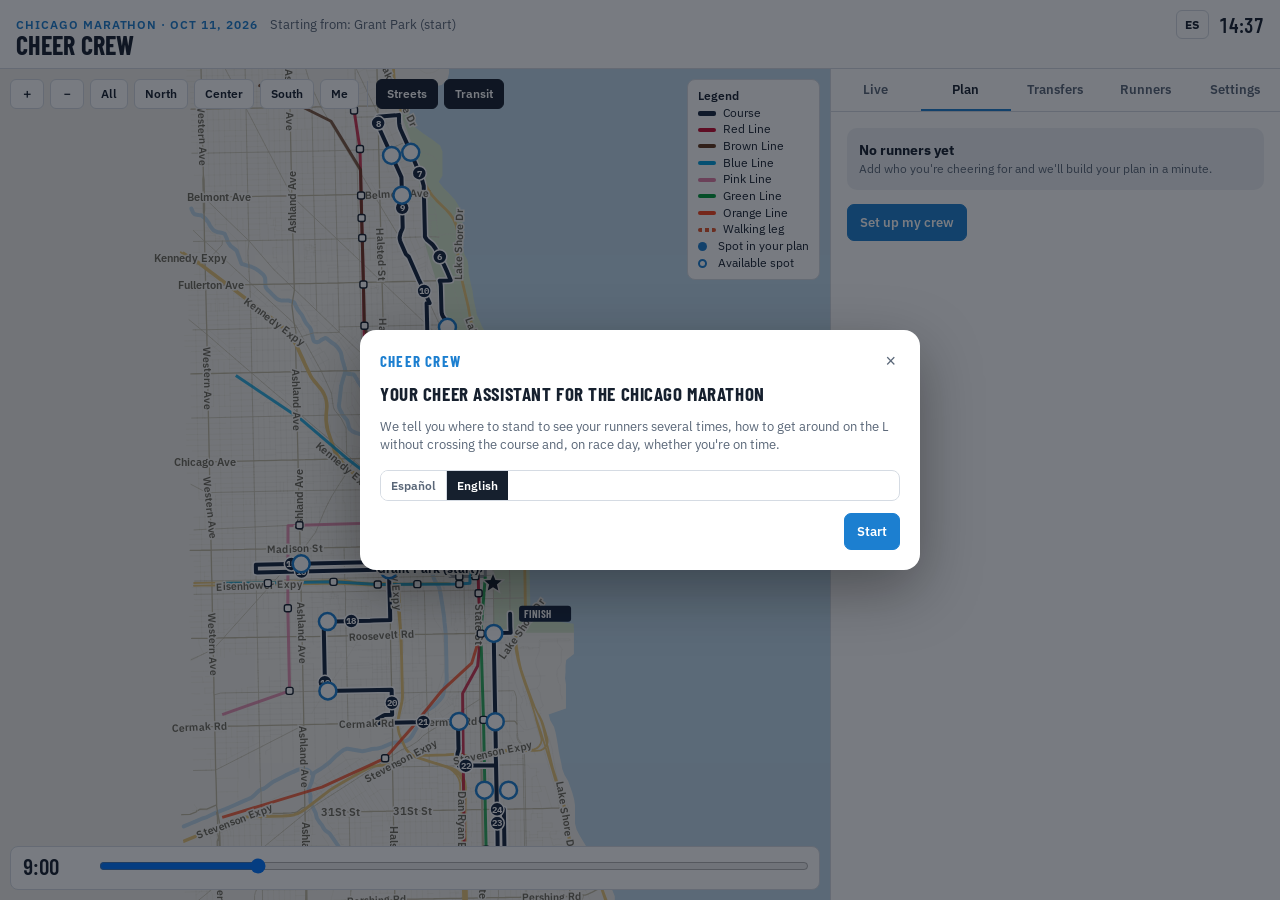
<file: index.html>
<!doctype html>
<html lang="es">
<head>
<meta charset="utf-8">
<meta name="viewport" content="width=device-width, initial-scale=1, viewport-fit=cover">
<title>Cheer Crew · Chicago Marathon</title>
<meta name="description" content="Cheer Crew: your spectator assistant for the 2026 Chicago Marathon — where to cheer, how to get around by CTA, and whether you are on time.">
<meta name="theme-color" content="#16263F">
<link rel="manifest" href="manifest.webmanifest">
<link rel="icon" href="icons/icon-192.png">
<link rel="apple-touch-icon" href="icons/icon-192.png">
<meta name="apple-mobile-web-app-capable" content="yes">
<meta name="apple-mobile-web-app-status-bar-style" content="black-translucent">
<meta name="apple-mobile-web-app-title" content="Cheer Crew">
<link rel="preconnect" href="https://fonts.googleapis.com">
<link rel="stylesheet" href="https://fonts.googleapis.com/css2?family=Barlow+Condensed:wght@600;700&family=IBM+Plex+Sans:wght@400;500;600&family=IBM+Plex+Mono:wght@500&display=swap">
<link rel="stylesheet" href="css/app.css">
</head>
<body>
<div class="app" id="app">
<header>
  <div>
    <div class="race" data-i18n="Maratón de Chicago · 11 oct 2026">Maratón de Chicago · 11 oct 2026</div>
    <h1>Cheer Crew</h1>
  </div>
  <span class="sub" id="startLabel"></span>
  <div class="hright"><button class="langbtn" id="langBtn" aria-label="Language">EN</button><div class="clock" id="clock"></div></div>
</header>
<div class="main">
  <div class="mapwrap" id="mapwrap">
    <svg id="map" role="img" data-i18n-aria="Mapa de calles con la ruta del maratón, estaciones del metro, tus puntos y corredores" aria-label="map"></svg>
    <div class="ctrl">
      <button id="zin" data-i18n-aria="Acercar" aria-label="+">＋</button>
      <button id="zout" data-i18n-aria="Alejar" aria-label="-">－</button>
      <button data-view="all" data-i18n="Todo">Todo</button>
      <button data-view="north" data-i18n="Norte">Norte</button>
      <button data-view="center" data-i18n="Centro">Centro</button>
      <button data-view="south" data-i18n="Sur">Sur</button>
      <button id="vMe" data-i18n="Yo">Yo</button>
      <span class="sep"></span>
      <button id="tgStreets" aria-pressed="true" data-i18n="Calles">Calles</button>
      <button id="tgCTA" aria-pressed="true" data-i18n="Metro">Metro</button>
    </div>
    <div class="pickbar" id="pickbar" hidden><span id="picktext">Toca el mapa</span><button class="btn sm" id="pickcancel" data-i18n="Cancelar">Cancelar</button></div>
    <div class="hlbar" id="hlbar" hidden><span id="hltext"></span><button class="btn sm" id="hlclear" data-i18n="Quitar ruta">Quitar ruta</button></div>
    <details class="legend" id="legend">
      <summary data-i18n="Simbología">Simbología</summary>
      <div class="lg"><i style="background:var(--course);height:5px"></i><span data-i18n="Recorrido">Recorrido</span></div>
      <div class="lg"><i style="background:#C60C30"></i><span data-i18n="Línea Roja">Línea Roja</span></div>
      <div class="lg"><i style="background:#62361B"></i><span data-i18n="Línea Café">Línea Café</span></div>
      <div class="lg"><i style="background:#00A1DE"></i><span data-i18n="Línea Azul">Línea Azul</span></div>
      <div class="lg"><i style="background:#E27EA6"></i><span data-i18n="Línea Rosa">Línea Rosa</span></div>
      <div class="lg"><i style="background:#009B3A"></i><span data-i18n="Línea Verde">Línea Verde</span></div>
      <div class="lg"><i style="background:#F9461C"></i><span data-i18n="Línea Naranja">Línea Naranja</span></div>
      <div class="lg"><i style="background:repeating-linear-gradient(90deg,var(--hl) 0 4px,transparent 4px 7px)"></i><span data-i18n="Traslado a pie">Traslado a pie</span></div>
      <div class="lg"><span class="dot" style="background:var(--accent)"></span><span data-i18n="Punto de tu plan">Punto de tu plan</span></div>
      <div class="lg"><span class="dot" style="background:var(--pin);border:2px solid var(--accent)"></span><span data-i18n="Punto disponible">Punto disponible</span></div>
    </details>
    <div class="scrub" id="scrubbox">
      <div class="t" id="scrubT">9:00</div>
      <input type="range" id="scrub" min="440" max="900" step="1" value="540" data-i18n-aria="Hora para ver dónde van los corredores" aria-label="time">
      <div class="where" id="scrubW"></div>
    </div>
  </div>
  <div class="panel" id="panel">
    <div class="tabs" role="tablist">
      <button role="tab" id="tab-live" aria-selected="false" data-i18n="En vivo">En vivo</button>
      <button role="tab" id="tab-plan" aria-selected="true" data-i18n="Plan">Plan</button>
      <button role="tab" id="tab-tr" aria-selected="false" data-i18n="Traslados">Traslados</button>
      <button role="tab" id="tab-run" aria-selected="false" data-i18n="Corredores">Corredores</button>
      <button role="tab" id="tab-set" aria-selected="false" data-i18n="Ajustes">Ajustes</button>
    </div>
    <section class="sec" id="pane-live" hidden></section>
    <section class="sec" id="pane-plan"></section>
    <section class="sec" id="pane-tr" hidden></section>
    <section class="sec" id="pane-run" hidden></section>
    <section class="sec" id="pane-set" hidden></section>
  </div>
</div>
</div>
<div class="toasts" id="toasts" aria-live="polite"></div>
<div class="sheet" id="sheet" hidden></div>
<div class="alarm" id="alarm" hidden></div>
<noscript>Esta app necesita JavaScript.</noscript>
<script type="module" src="js/main.js"></script>
</body>
</html>
</file>
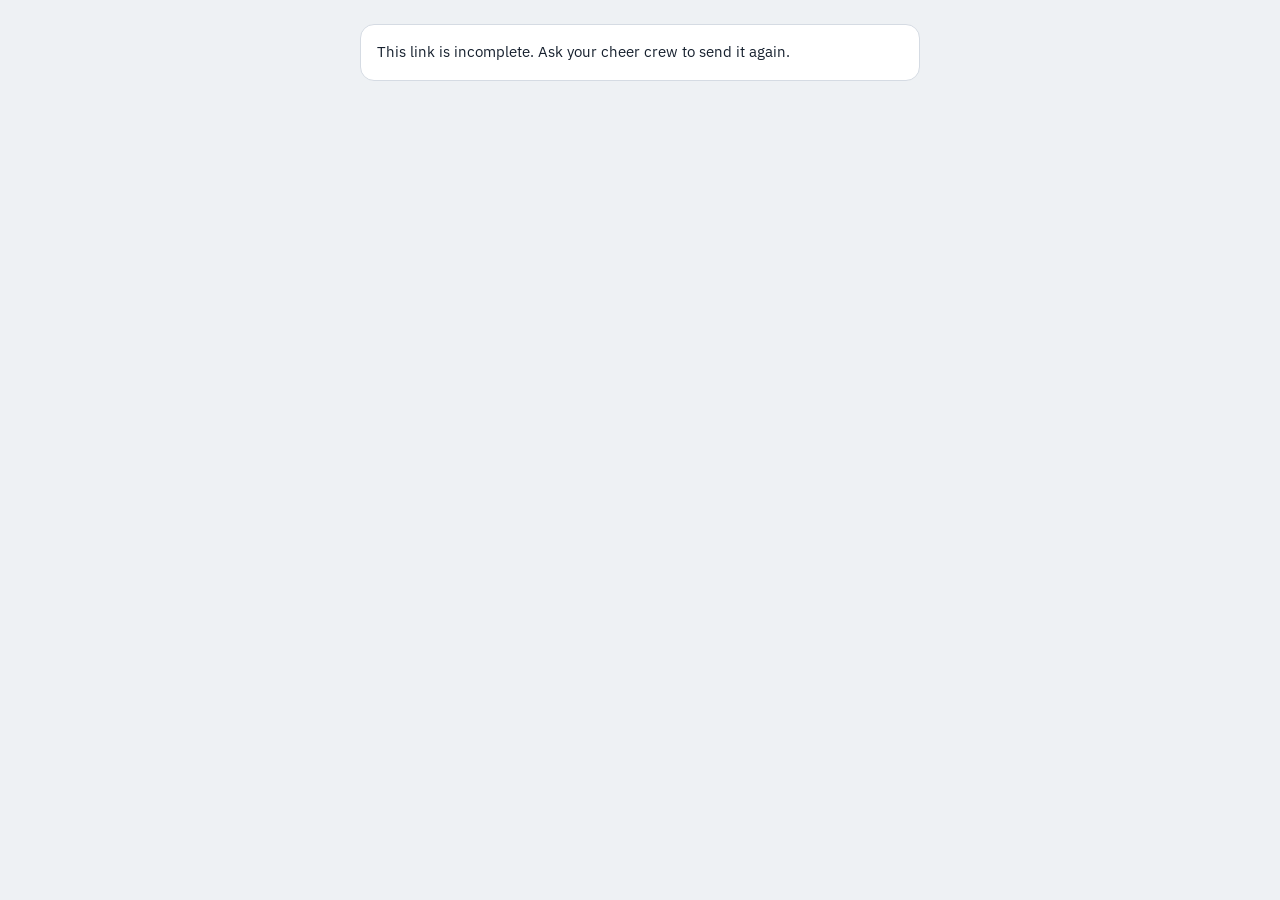
<file: runner.html>
<!doctype html>
<html lang="es">
<head>
<meta charset="utf-8">
<meta name="viewport" content="width=device-width, initial-scale=1, viewport-fit=cover">
<title>Cheer Crew · Runner</title>
<meta name="robots" content="noindex">
<meta name="theme-color" content="#16263F">
<link rel="icon" href="icons/icon-192.png">
<link rel="preconnect" href="https://fonts.googleapis.com">
<link rel="stylesheet" href="https://fonts.googleapis.com/css2?family=Barlow+Condensed:wght@600;700&family=IBM+Plex+Sans:wght@400;500;600&family=IBM+Plex+Mono:wght@500&display=swap">
<style>
:root{--bg:#EEF1F4;--panel:#FFFFFF;--fg:#16202E;--muted:#5A6778;--line:#D5DBE3;--accent:#1C7FD0;--accent-ink:#FFFFFF;--ok:#1F8A4C;--ok-bg:#E2F3E8;--warn:#A86A00;--warn-bg:#FBF0D9;--bad:#C0322B;--bad-bg:#FBE3E1;--chip:#EEF1F4;--hero:#16263F;
  --f-display:"Barlow Condensed","Arial Narrow",system-ui,sans-serif;--f-body:"IBM Plex Sans",system-ui,-apple-system,"Segoe UI",sans-serif;--f-mono:"IBM Plex Mono",ui-monospace,Menlo,monospace}
@media (prefers-color-scheme: dark){:root:not([data-theme="light"]){--bg:#0F151E;--panel:#161E2A;--fg:#E6ECF3;--muted:#9AA7B8;--line:#2A3544;--accent:#4BA3EA;--accent-ink:#08121E;--ok:#5CC98A;--ok-bg:#15301F;--warn:#E3AE4A;--warn-bg:#33280F;--bad:#FF7A70;--bad-bg:#3A1A18;--chip:#1F2937;--hero:#0B1320;color-scheme:dark}}
:root[data-theme="dark"]{--bg:#0F151E;--panel:#161E2A;--fg:#E6ECF3;--muted:#9AA7B8;--line:#2A3544;--accent:#4BA3EA;--accent-ink:#08121E;--ok:#5CC98A;--ok-bg:#15301F;--warn:#E3AE4A;--warn-bg:#33280F;--bad:#FF7A70;--bad-bg:#3A1A18;--chip:#1F2937;--hero:#0B1320;color-scheme:dark}
*{box-sizing:border-box}
body{margin:0;background:var(--bg);color:var(--fg);font:15px/1.5 var(--f-body)}
.hero{background:var(--hero);color:#fff;padding:22px 16px 26px;position:relative}
.hero .race{padding-right:56px}
.hero .race{font:600 13px var(--f-body);opacity:.75;letter-spacing:.02em}
.hero h1{font:700 34px/1.05 var(--f-display);margin:6px 0 8px;letter-spacing:.01em}
.hero p{margin:0;opacity:.88;max-width:34em}
main{max-width:560px;margin:0 auto;padding:16px;display:grid;gap:12px}
.card{background:var(--panel);border:1px solid var(--line);border-radius:14px;padding:16px;display:grid;gap:10px}
.card h2{font:700 21px/1.15 var(--f-display);margin:0;display:flex;gap:10px;align-items:center}
.n{flex:none;width:28px;height:28px;border-radius:50%;background:var(--accent);color:var(--accent-ink);display:grid;place-items:center;font:700 16px var(--f-display)}
.card p,.card ul{margin:0}
.card ul{padding-left:20px;display:grid;gap:4px}
.muted{color:var(--muted);font-size:13.5px}
.row{display:flex;gap:8px;flex-wrap:wrap}
.btn{appearance:none;border:1px solid var(--line);background:var(--chip);color:var(--fg);border-radius:10px;padding:12px 16px;font:600 15px var(--f-body);text-decoration:none;display:inline-flex;align-items:center;justify-content:center;gap:8px;cursor:pointer;min-height:48px}
.btn.primary{background:var(--accent);border-color:var(--accent);color:var(--accent-ink)}
.btn.big{width:100%;font-size:17px}
.status{border-radius:10px;padding:12px 14px;font-weight:600;display:flex;gap:10px;align-items:center}
.status.wait{background:var(--warn-bg);color:var(--warn)}.status.ok{background:var(--ok-bg);color:var(--ok)}.status.bad{background:var(--bad-bg);color:var(--bad)}
.dot{width:10px;height:10px;border-radius:50%;background:currentColor;flex:none}
.status.ok .dot{animation:p 1.6s infinite}@keyframes p{50%{opacity:.35}}
@media (prefers-reduced-motion:reduce){.status.ok .dot{animation:none}}
details{border-top:1px solid var(--line);padding-top:10px}
summary{cursor:pointer;font-weight:600}
code,.mono{font:13px var(--f-mono);word-break:break-all}
.copy{display:flex;gap:6px;align-items:center;background:var(--chip);border-radius:8px;padding:8px 10px;margin-top:6px}
.copy code{flex:1}
.copy button{border:0;background:none;color:var(--accent);font:600 13px var(--f-body);cursor:pointer}
.err{max-width:560px;margin:24px auto;padding:16px}
.lang{position:absolute;top:14px;right:16px;background:none;border:1px solid rgb(255 255 255 / .4);color:#fff;border-radius:8px;padding:4px 10px;font:600 13px var(--f-body);cursor:pointer}
</style>
</head>
<body>
<div id="root"></div>
<script type="module">
const ES = {
  race: "Maratón de Chicago · 11 oct 2026",
  title: n => `${n ? n + ", tu" : "Tu"} porra te va a seguir en vivo`,
  intro: "Con esto tu porra ve dónde vas de verdad durante el maratón y sabe exactamente cuándo llegar a cada punto para verte. Solo necesitas tu celular. Toma 2 minutos.",
  s1: "Instala OwnTracks", s1p: "Es gratis, sin anuncios y sin cuenta. Solo manda tu ubicación a tu porra. Si ya la tenías, actualízala.",
  sx: "Deja que el link la configure", sxp: "OwnTracks bloquea los links de configuración hasta que lo permites (es una medida de seguridad). Ábrela una vez y:",
  sxios: "<b>iPhone:</b> toca <b>ⓘ</b> (arriba a la izquierda del mapa) → <b>Settings</b> → <b>Remote Control</b> → activa <b>Allow external configuration</b> → confirma.",
  sxand: "<b>Android:</b> menú <b>☰</b> → <b>Preferences</b> → <b>Remote Control</b> → activa <b>Allow external configuration</b> → <b>Enable</b>. (En algunas versiones está en <b>Advanced</b>.)",
  s2: "Conéctala con tu porra", s2b: "Conectar OwnTracks", s2p: "Regresa a esta página y toca el botón. Se abre OwnTracks con los cambios: toca <b>Importar / Guardar</b>. Si no pasa nada o dice <i>not allowed</i>, revisa el paso anterior o usa la configuración a mano.",
  s3: "Permite la ubicación siempre",
  s3ios: "<b>iPhone:</b> Ajustes → OwnTracks → Ubicación → <b>Siempre</b>, y activa <b>Ubicación exacta</b>.",
  s3and: "<b>Android:</b> permiso de ubicación → <b>Permitir todo el tiempo</b>. Ajustes → Apps → OwnTracks → Batería → <b>Sin restricciones</b>.",
  s4: "Prueba que llega", s4p: "En OwnTracks toca el botón de enviar (flecha ↑) para mandar tu ubicación ahora.",
  wait: "Esperando tu ubicación…", ok: a => `¡Te vemos! Último dato ${a}`, noStore: "El servidor aún no está listo. Avísale a quien te mandó el link.", net: "Sin conexión. Reintentando…",
  s5: "El día de la carrera",
  s5l: ["Carga tu celular al 100% (OwnTracks en modo Move gasta batería; lleva batería externa si tu celular es viejo).", "Antes de ir al corral, en OwnTracks cambia el modo a <b>Move</b>: en iPhone toca <b>Move</b> en la barra de modos arriba del mapa (Quiet · Manual · Significant · Move); en Android, el ícono de modo en la barra superior. Si conectaste con el botón, ya queda en Move.", "No cierres OwnTracks deslizándola. Puede quedarse en segundo plano con la pantalla bloqueada.", "Después de la carrera cambia a <b>Significant</b> o <b>Quiet</b>, o desinstálala."],
  manual: "¿El botón Conectar no funcionó? Configúralo a mano",
  m1: "En OwnTracks: Settings / Preferences → Connection → Mode: <b>HTTP</b>.", m2: "URL o Host (cópiala completa):", m3: id => `Tracker ID: <b>${id}</b>. Authentication / usuario y contraseña: apagados o vacíos.`, m4: "Guarda y cambia el modo de monitoreo a <b>Move</b> (paso 6).",
  copy: "Copiar", copied: "Copiado",
  privacy: "Tu ubicación solo la ve tu porra (quien tenga su plan) y se borra sola a los 14 días.",
  bad: "Este link no está completo. Pídele a tu porra que te lo mande otra vez.",
  ago: s => s < 60 ? `hace ${s} s` : s < 5400 ? `hace ${Math.round(s / 60)} min` : "hace más de 1 h"
};
const EN = {
  race: "Chicago Marathon · Oct 11, 2026",
  title: n => `${n ? n + ", your" : "Your"} cheer crew will follow you live`,
  intro: "This lets your cheer crew see where you really are during the marathon and know exactly when to be at each spot to see you. All you need is your phone. Takes 2 minutes.",
  s1: "Install OwnTracks", s1p: "Free, no ads, no account. It only sends your location to your crew. If you already had it, update it.",
  sx: "Let the link set it up", sxp: "OwnTracks blocks configuration links until you allow them (a security setting). Open it once and:",
  sxios: "<b>iPhone:</b> tap <b>ⓘ</b> (top left of the map) → <b>Settings</b> → <b>Remote Control</b> → turn on <b>Allow external configuration</b> → confirm.",
  sxand: "<b>Android:</b> <b>☰</b> menu → <b>Preferences</b> → <b>Remote Control</b> → turn on <b>Allow external configuration</b> → <b>Enable</b>. (Some versions have it under <b>Advanced</b>.)",
  s2: "Connect it to your crew", s2b: "Connect OwnTracks", s2p: "Come back to this page and tap the button. OwnTracks opens with the changes: tap <b>Import / Save</b>. If nothing happens or it says <i>not allowed</i>, check the previous step or set it up by hand.",
  s3: "Allow location always",
  s3ios: "<b>iPhone:</b> Settings → OwnTracks → Location → <b>Always</b>, and turn on <b>Precise Location</b>.",
  s3and: "<b>Android:</b> location permission → <b>Allow all the time</b>. Settings → Apps → OwnTracks → Battery → <b>Unrestricted</b>.",
  s4: "Check that it arrives", s4p: "In OwnTracks tap the send button (↑ arrow) to send your location now.",
  wait: "Waiting for your location…", ok: a => `We can see you! Last update ${a}`, noStore: "The server isn't ready yet. Tell whoever sent you the link.", net: "No connection. Retrying…",
  s5: "On race day",
  s5l: ["Charge your phone to 100% (Move mode uses battery; bring a power bank if your phone is old).", "Before heading to your corral, switch OwnTracks to <b>Move</b> mode: on iPhone tap <b>Move</b> in the mode bar at the top of the map (Quiet · Manual · Significant · Move); on Android, the mode icon in the top bar. If you connected with the button, it's already on Move.", "Don't swipe OwnTracks away. It can stay in the background with the screen locked.", "After the race switch to <b>Significant</b> or <b>Quiet</b>, or uninstall it."],
  manual: "Connect button didn't work? Set it up by hand",
  m1: "In OwnTracks: Settings / Preferences → Connection → Mode: <b>HTTP</b>.", m2: "URL or Host (copy it whole):", m3: id => `Tracker ID: <b>${id}</b>. Authentication / username and password: off or empty.`, m4: "Save, then switch monitoring mode to <b>Move</b> (step 6).",
  copy: "Copy", copied: "Copied",
  privacy: "Only your cheer crew (whoever has their plan) can see your location, and it's deleted automatically after 14 days.",
  bad: "This link is incomplete. Ask your cheer crew to send it again.",
  ago: s => s < 60 ? `${s} s ago` : s < 5400 ? `${Math.round(s / 60)} min ago` : "over 1 h ago"
};
const q = new URLSearchParams(location.hash.slice(1));
const w = q.get("w") || "", name = (q.get("n") || "").slice(0, 40), tid = (q.get("tid") || "CC").replace(/[^A-Z0-9]/gi, "").slice(0, 2).toUpperCase() || "CC";
let L = (q.get("l") || navigator.language || "es").toLowerCase().startsWith("en") ? EN : ES;
document.documentElement.lang = L === EN ? "en" : "es";
const esc = s => String(s).replace(/[&<>"]/g, c => ({ "&": "&amp;", "<": "&lt;", ">": "&gt;", '"': "&quot;" }[c]));
const root = document.getElementById("root");
const isIOS = /iPhone|iPad|iPod/.test(navigator.userAgent), isAnd = /Android/.test(navigator.userAgent);

const url = `${location.origin}/api/pos?w=${encodeURIComponent(w)}`;
const cfg = { _type: "configuration", mode: 3, url, tid, deviceId: "cheer-" + tid.toLowerCase(), username: "cheer", auth: false, usePassword: false,
  monitoring: 2, locatorDisplacement: 50, locatorInterval: 30, moveModeLocatorInterval: 15, locatorPriority: 3,
  pubExtendedData: true, extendedData: true, ignoreInaccurateLocations: 100, cmd: false, remoteConfiguration: false };
const b64 = s => btoa(unescape(encodeURIComponent(s)));
const otLink = "owntracks:///config?inline=" + encodeURIComponent(b64(JSON.stringify(cfg)));

async function readId(x) { const h = await crypto.subtle.digest("SHA-256", new TextEncoder().encode(x)); return [...new Uint8Array(h)].map(b => b.toString(16).padStart(2, "0")).join("").slice(0, 24); }

function render() {
  if (!/^[A-Za-z0-9_-]{16,64}$/.test(w)) { root.innerHTML = `<div class="err card"><p>${L.bad}</p></div>`; return; }
  const store = [];
  if (!isAnd) store.push(`<a class="btn${isIOS ? " primary" : ""}" href="https://apps.apple.com/app/owntracks/id692424691" target="_blank" rel="noopener">App Store (iPhone)</a>`);
  if (!isIOS) store.push(`<a class="btn${isAnd ? " primary" : ""}" href="https://play.google.com/store/apps/details?id=org.owntracks.android" target="_blank" rel="noopener">Google Play (Android)</a>`);
  root.innerHTML = `<div class="hero"><button class="lang" id="lang">${L === EN ? "ES" : "EN"}</button><div class="race">Cheer Crew · ${L.race}</div><h1>${esc(L.title(name))}</h1><p>${L.intro}</p></div>
  <main>
    <section class="card"><h2><span class="n">1</span>${L.s1}</h2><p class="muted">${L.s1p}</p><div class="row">${store.join("")}</div></section>
    <section class="card"><h2><span class="n">2</span>${L.sx}</h2><p class="muted">${L.sxp}</p><ul>${isAnd ? "" : `<li>${L.sxios}</li>`}${isIOS ? "" : `<li>${L.sxand}</li>`}</ul></section>
    <section class="card"><h2><span class="n">3</span>${L.s2}</h2><a class="btn primary big" href="${otLink}">${L.s2b}</a><p class="muted">${L.s2p}</p>
      <details><summary>${L.manual}</summary><ul style="margin-top:8px"><li>${L.m1}</li><li>${L.m2}<div class="copy"><code id="url">${esc(url)}</code><button id="cp">${L.copy}</button></div></li><li>${L.m3(esc(tid))}</li><li>${L.m4}</li></ul></details></section>
    <section class="card"><h2><span class="n">4</span>${L.s3}</h2><ul>${isAnd ? "" : `<li>${L.s3ios}</li>`}${isIOS ? "" : `<li>${L.s3and}</li>`}</ul></section>
    <section class="card"><h2><span class="n">5</span>${L.s4}</h2><p class="muted">${L.s4p}</p><div class="status wait" id="st" role="status" aria-live="polite"><span class="dot"></span><span>${L.wait}</span></div></section>
    <section class="card"><h2><span class="n">6</span>${L.s5}</h2><ul>${L.s5l.map(x => `<li>${x}</li>`).join("")}</ul></section>
    <p class="muted" style="text-align:center">${L.privacy}</p>
  </main>`;
  document.getElementById("lang").onclick = () => { L = L === EN ? ES : EN; document.documentElement.lang = L === EN ? "en" : "es"; render(); check(); };
  document.getElementById("cp").onclick = async e => { try { await navigator.clipboard.writeText(url); e.target.textContent = L.copied; } catch (x) { getSelection().selectAllChildren(document.getElementById("url")); } };
}
let id = null, last = null;
async function check() {
  const el = document.getElementById("st"); if (!el) return;
  try {
    id = id || await readId(w);
    const r = await fetch(`/api/pos?id=${id}${last ? "&since=" + (last[6] || last[0]) : ""}`, { cache: "no-store" });
    const j = await r.json().catch(() => null);
    if (!r.ok || !j || !j.ok) { el.className = "status bad"; el.innerHTML = `<span class="dot"></span><span>${j && j.error === "storage" ? L.noStore : L.net}</span>`; return; }
    const pts = j.r[id] || []; if (pts.length) last = pts[pts.length - 1];
    if (last) { const s = Math.max(1, Math.round((Date.now() - last[0]) / 1000)); el.className = "status ok"; el.innerHTML = `<span class="dot"></span><span>${L.ok(L.ago(s))}${last[5] != null ? " · 🔋" + last[5] + "%" : ""}</span>`; }
  } catch (e) { el.className = "status bad"; el.innerHTML = `<span class="dot"></span><span>${L.net}</span>`; }
}
render(); check(); setInterval(check, 8000);
document.addEventListener("visibilitychange", () => { if (!document.hidden) check(); });
</script>
</body>
</html>
</file>
<file: css/app.css>
/* Layout: street map as a wayfinding board on the left, race-day plan sheet on the right; stacks on phones. */
:root{
  --bg:#EEF1F4; --panel:#FFFFFF; --fg:#16202E; --muted:#5A6778; --line:#D5DBE3;
  --land:#F3F1EB; --water:#BFD9EA; --park:#D6E7CB; --st-l:#DDD9CE; --st-c:#CFCAB9; --st-a:#C2BBA3; --st-x:#E8C77A; --label:#6E6A5C; --label-halo:#F3F1EB;
  --course:#16263F; --halo:#FFFFFF; --accent:#1C7FD0; --accent-ink:#FFFFFF; --hl:#E2552B;
  --ra:#E2552B; --rb:#7A4BD0; --ok:#1F8A4C; --ok-bg:#E2F3E8; --warn:#A86A00; --warn-bg:#FBF0D9; --bad:#C0322B; --bad-bg:#FBE3E1;
  --pin:#FFFFFF; --chip:#EEF1F4;
  --f-display:"Barlow Condensed","Arial Narrow",system-ui,sans-serif;
  --f-body:"IBM Plex Sans",system-ui,-apple-system,"Segoe UI",sans-serif;
  --f-mono:"IBM Plex Mono",ui-monospace,Menlo,monospace;
}
@media (prefers-color-scheme: dark){:root:not([data-theme="light"]){
  --bg:#0F151E; --panel:#161E2A; --fg:#E6ECF3; --muted:#9AA7B8; --line:#2A3544;
  --land:#1A212B; --water:#123049; --park:#1B2F22; --st-l:#29313C; --st-c:#343D49; --st-a:#46505E; --st-x:#6B5A2E; --label:#8E99A8; --label-halo:#1A212B;
  --course:#8FC8F2; --halo:#0F151E; --accent:#4BA3EA; --accent-ink:#08121E; --hl:#FF7A50;
  --ra:#FF7A50; --rb:#A987F2; --ok:#5CC98A; --ok-bg:#15301F; --warn:#E3AE4A; --warn-bg:#33280F; --bad:#FF7A70; --bad-bg:#3A1A18;
  --pin:#1A222D; --chip:#1F2937; color-scheme:dark}}
:root[data-theme="dark"]{
  --bg:#0F151E; --panel:#161E2A; --fg:#E6ECF3; --muted:#9AA7B8; --line:#2A3544;
  --land:#1A212B; --water:#123049; --park:#1B2F22; --st-l:#29313C; --st-c:#343D49; --st-a:#46505E; --st-x:#6B5A2E; --label:#8E99A8; --label-halo:#1A212B;
  --course:#8FC8F2; --halo:#0F151E; --accent:#4BA3EA; --accent-ink:#08121E; --hl:#FF7A50;
  --ra:#FF7A50; --rb:#A987F2; --ok:#5CC98A; --ok-bg:#15301F; --warn:#E3AE4A; --warn-bg:#33280F; --bad:#FF7A70; --bad-bg:#3A1A18;
  --pin:#1A222D; --chip:#1F2937; color-scheme:dark}
[hidden]{display:none!important}
html,body{height:100%}
body{background:var(--bg);color:var(--fg);font-family:var(--f-body);font-size:14px;line-height:1.45}
*{box-sizing:border-box}
.app{display:grid;grid-template-rows:auto 1fr;height:100%}
header{display:flex;align-items:baseline;gap:12px;flex-wrap:wrap;padding:10px 16px;border-bottom:1px solid var(--line);background:var(--panel)}
header h1{font-family:var(--f-display);font-weight:700;font-size:26px;letter-spacing:.01em;margin:0;text-transform:uppercase;line-height:1}
header .sub{color:var(--muted);font-size:13px}
.main{display:grid;grid-template-columns:minmax(0,1fr) 450px;min-height:0}
.mapwrap{position:relative;min-height:0;background:var(--land);overflow:hidden;touch-action:none}
svg#map{width:100%;height:100%;display:block;cursor:grab;user-select:none;-webkit-user-select:none}
svg#map.drag{cursor:grabbing}
.panel{background:var(--panel);border-left:1px solid var(--line);overflow-y:auto;min-height:0}
@media (max-width:900px){
  .app{height:auto}
  .main{grid-template-columns:1fr}
  .mapwrap{height:66svh;min-height:430px}
  .panel{border-left:0;border-top:1px solid var(--line);overflow:visible}
}
.ctrl{position:absolute;top:10px;left:10px;display:flex;gap:6px;flex-wrap:wrap;max-width:calc(100% - 20px)}
.ctrl button{font:600 12px/1 var(--f-body);border:1px solid var(--line);background:var(--panel);color:var(--fg);padding:8px 10px;border-radius:6px;cursor:pointer}
.ctrl button:hover{border-color:var(--accent)}
.ctrl button[aria-pressed="true"]{background:var(--fg);color:var(--panel);border-color:var(--fg)}
.ctrl .sep{width:1px;background:var(--line);margin:2px 2px}
button:focus-visible,input:focus-visible,select:focus-visible,.pin:focus-visible{outline:2px solid var(--accent);outline-offset:2px}
.legend{position:absolute;right:10px;top:10px;background:var(--panel);border:1px solid var(--line);border-radius:8px;padding:8px 10px;font-size:11.5px;display:grid;gap:4px;max-width:190px}
.legend summary{cursor:pointer;font-weight:600;list-style:none}
.legend summary::-webkit-details-marker{display:none}
.lg{display:flex;align-items:center;gap:7px}
.lg i{display:inline-block;width:18px;height:4px;border-radius:2px;flex:none}
.hlbar[hidden]{display:none}
.hlbar{position:absolute;left:10px;right:10px;bottom:92px;background:var(--panel);border:1px solid var(--hl);border-radius:8px;padding:8px 10px;font-size:12.5px;display:flex;gap:10px;align-items:center;justify-content:space-between}
@media (max-width:900px){.ctrl{max-width:calc(100% - 128px)}.hlbar{bottom:100px}}
.scrub{position:absolute;left:10px;right:10px;bottom:10px;background:var(--panel);border:1px solid var(--line);border-radius:8px;padding:8px 12px;display:grid;grid-template-columns:auto 1fr;gap:4px 12px;align-items:center}
.scrub .t{font:600 22px/1 var(--f-display);font-variant-numeric:tabular-nums;min-width:62px}
.scrub input{width:100%}
.scrub .where{grid-column:1/-1;font-size:12px;color:var(--muted);display:flex;gap:14px;flex-wrap:wrap}
.dot{display:inline-block;width:9px;height:9px;border-radius:50%;margin-right:4px;vertical-align:0}
.tabs{display:flex;position:sticky;top:0;z-index:2;background:var(--panel);border-bottom:1px solid var(--line)}
.tabs button{flex:1;font:600 13px var(--f-body);padding:12px 4px;border:0;background:none;color:var(--muted);cursor:pointer;border-bottom:2px solid transparent}
.tabs button[aria-selected="true"]{color:var(--fg);border-bottom-color:var(--accent)}
.sec{padding:16px;display:grid;gap:14px}
h2{font:700 19px/1.1 var(--f-display);text-transform:uppercase;letter-spacing:.03em;margin:0}
h3{font:600 14px var(--f-body);margin:0}
.note{font-size:12.5px;color:var(--muted);margin:0}
.runner{border:1px solid var(--line);border-radius:10px;padding:12px;display:grid;gap:10px}
.runner .hd{display:flex;align-items:center;gap:8px}
.runner .sw{width:12px;height:12px;border-radius:50%}
.grid2{display:grid;grid-template-columns:1fr 1fr;gap:10px}
label{display:grid;gap:4px;font-size:12px;color:var(--muted);min-width:0}
input[type=text],input[type=time],input[type=number],select{font:500 14px var(--f-body);color:var(--fg);background:var(--bg);border:1px solid var(--line);border-radius:6px;padding:7px 8px;width:100%;min-width:0}
.derived{font:500 12.5px var(--f-mono);color:var(--fg);background:var(--chip);border-radius:6px;padding:6px 8px}
.chk{display:flex;gap:8px;align-items:center;color:var(--fg);font-size:13px}
.live{display:grid;gap:8px;padding:10px;border-radius:8px;background:var(--chip)}
.btnrow{display:flex;gap:8px;flex-wrap:wrap}
.btn{font:600 13px var(--f-body);border:1px solid var(--line);background:var(--panel);color:var(--fg);padding:9px 12px;border-radius:7px;cursor:pointer}
.btn.primary{background:var(--accent);color:var(--accent-ink);border-color:var(--accent)}
.btn.sm{padding:6px 10px;font-size:12px}
.summary{display:flex;gap:10px;align-items:center;flex-wrap:wrap;padding:12px;border-radius:10px;background:var(--chip)}
.summary .big{font:700 30px/1 var(--f-display)}
.chip{display:inline-flex;align-items:center;gap:4px;font:600 11.5px var(--f-body);padding:3px 8px;border-radius:99px;white-space:nowrap}
.chip.ok{background:var(--ok-bg);color:var(--ok)}.chip.warn{background:var(--warn-bg);color:var(--warn)}.chip.bad{background:var(--bad-bg);color:var(--bad)}
.stop{display:grid;grid-template-columns:34px minmax(0,1fr);gap:0 10px}
.num{width:30px;height:30px;border-radius:50%;background:var(--accent);color:var(--accent-ink);display:grid;place-items:center;font:700 16px var(--f-display);flex:none}
.num.home{background:var(--course);color:var(--halo)}
.stop .rail{grid-column:1;justify-self:center;width:2px;background:var(--line);margin:4px 0}
.stop .body{min-width:0;display:grid;gap:6px;padding-bottom:4px}
.stop .ttl{display:flex;justify-content:space-between;gap:8px;align-items:start}
.stop .ttl b{font-weight:600}
.mile{font:600 12px var(--f-mono);color:var(--muted)}
.times{display:flex;gap:12px;flex-wrap:wrap;font:500 13px var(--f-mono)}
.leg{grid-column:2;font-size:12.5px;padding:8px 10px;border-radius:8px;background:var(--chip);display:grid;gap:4px;margin:4px 0 10px}
.leg .row{display:flex;justify-content:space-between;gap:8px;align-items:center;flex-wrap:wrap}
.linkbtn{border:0;background:none;color:var(--accent);font:600 12.5px var(--f-body);padding:0;cursor:pointer;text-align:left}
.x{border:0;background:none;color:var(--muted);cursor:pointer;font-size:18px;line-height:1;padding:2px 4px}
.spotlist{display:grid;gap:8px}
.spot{border:1px solid var(--line);border-radius:10px;padding:10px 12px;display:grid;gap:5px}
.spot.sel{border-color:var(--accent);box-shadow:inset 3px 0 0 var(--accent)}
.spot .top{display:flex;justify-content:space-between;gap:8px;align-items:center}
.tip{font-size:12.5px;color:var(--muted)}
.sets{display:grid;grid-template-columns:1fr 1fr;gap:10px}
.small{font-size:12px;color:var(--muted)}
ul.facts{margin:0;padding-left:18px;display:grid;gap:6px;font-size:13px}
/* transfers */
.tcard{border:1px solid var(--line);border-radius:12px;overflow:hidden}
.tcard.on{border-color:var(--hl)}
.thead{display:flex;gap:10px;align-items:center;padding:12px;background:var(--chip);flex-wrap:wrap}
.thead .pair{display:flex;align-items:center;gap:6px;font:700 15px var(--f-display);text-transform:uppercase;letter-spacing:.02em}
.thead .grow{flex:1;min-width:0}
.tsum{display:grid;grid-template-columns:repeat(3,minmax(0,1fr));gap:1px;background:var(--line);border-top:1px solid var(--line);border-bottom:1px solid var(--line)}
.tsum div{background:var(--panel);padding:8px 10px;display:grid;gap:2px}
.tsum b{font:600 18px/1 var(--f-display);font-variant-numeric:tabular-nums}
.tsum span{font-size:11px;color:var(--muted);text-transform:uppercase;letter-spacing:.05em}
ol.steps{list-style:none;margin:0;padding:12px;display:grid;gap:0}
ol.steps li{display:grid;grid-template-columns:52px 22px minmax(0,1fr);gap:0 8px;position:relative}
ol.steps .clk{font:500 12.5px var(--f-mono);color:var(--muted);padding-top:1px;text-align:right}
ol.steps .ic{display:grid;justify-items:center}
ol.steps .ic i{width:14px;height:14px;border-radius:50%;border:3px solid var(--fg);background:var(--panel);margin-top:2px;flex:none}
ol.steps .ic::after{content:"";width:3px;flex:1;min-height:14px;background:var(--seg,var(--line))}
ol.steps li.walk .ic::after{background:repeating-linear-gradient(var(--muted) 0 3px,transparent 3px 7px);width:2px}
ol.steps li:last-child .ic::after{display:none}
ol.steps .tx{padding-bottom:12px;font-size:13px;display:grid;gap:3px}
ol.steps .tx .s{font-size:12px;color:var(--muted)}
.lchip{display:inline-block;font:700 11px var(--f-body);color:#fff;padding:2px 7px;border-radius:4px;margin-right:4px}
.warnbox{margin:0 12px 12px;padding:8px 10px;border-radius:8px;background:var(--warn-bg);color:var(--warn);font-size:12.5px}
.tfoot{display:flex;gap:8px;flex-wrap:wrap;padding:0 12px 12px}
fieldset.opts{border:0;margin:0;padding:10px 12px 0;display:grid;gap:6px}
fieldset.opts legend{padding:0 0 4px}
.opt{display:grid;grid-template-columns:auto minmax(0,1fr);gap:10px;align-items:start;border:1px solid var(--line);border-radius:9px;padding:9px 10px;cursor:pointer;color:var(--fg);font-size:13px}
.opt.sel{border-color:var(--accent);box-shadow:inset 3px 0 0 var(--accent)}
.opt input{margin-top:3px}
.ob{display:grid;gap:4px;min-width:0}
.orow{display:flex;justify-content:space-between;gap:8px;align-items:center;flex-wrap:wrap}
.omin{font:700 17px var(--f-display);font-variant-numeric:tabular-nums}
.ochips{display:flex;gap:4px;flex-wrap:wrap}
ol.steps ul.dirs li{display:list-item;grid-template-columns:none;position:static}
ul.dirs{margin:4px 0 0;padding-left:16px;display:grid;gap:2px;font-size:12.5px;color:var(--fg)}
ul.dirs li.x{color:var(--warn);font-weight:500}
@media (prefers-reduced-motion:reduce){*{transition:none!important}}

/* ---- app shell additions ---- */
html,body{margin:0}
body{-webkit-font-smoothing:antialiased;-webkit-tap-highlight-color:transparent}
:root{padding-top:env(safe-area-inset-top,0px)}
header .race{font:600 12px var(--f-body);color:var(--accent);text-transform:uppercase;letter-spacing:.08em}
header .clock{margin-left:auto;font:600 20px var(--f-display);font-variant-numeric:tabular-nums;display:flex;gap:8px;align-items:center}
header .clock .sim{font:600 10.5px var(--f-body);background:var(--warn-bg);color:var(--warn);padding:2px 6px;border-radius:99px;text-transform:uppercase;letter-spacing:.05em}
svg#map.picking{cursor:crosshair}
.pickbar{position:absolute;left:10px;right:10px;top:52px;background:var(--accent);color:var(--accent-ink);border-radius:8px;padding:10px 12px;font-weight:600;display:flex;justify-content:space-between;align-items:center;gap:10px}
.tabs button{font-size:12.5px}
@media (max-width:900px){.mapwrap{height:46svh;min-height:340px}.app.livemode .mapwrap{height:34svh;min-height:260px}}
/* segmented */
.seg{display:inline-flex;border:1px solid var(--line);border-radius:8px;overflow:hidden}
.seg button{border:0;background:var(--panel);color:var(--muted);font:600 12px var(--f-body);padding:7px 10px;cursor:pointer}
.seg button+button{border-left:1px solid var(--line)}
.seg button[aria-pressed="true"]{background:var(--fg);color:var(--panel)}
.prio1{background:var(--accent);color:var(--accent-ink)}.prio2{background:var(--chip);color:var(--fg)}.prio3{background:transparent;color:var(--muted);border:1px solid var(--line)}
.pchip{font:700 10.5px var(--f-body);padding:2px 7px;border-radius:99px;text-transform:uppercase;letter-spacing:.04em}
.runner .hd{justify-content:space-between;flex-wrap:wrap}
.runner .hd .who{display:flex;gap:8px;align-items:center;min-width:0}
.runner input.color{width:28px;height:28px;padding:0;border:0;background:none}
.cps{display:grid;grid-template-columns:repeat(auto-fill,minmax(118px,1fr));gap:6px}
.cp{display:grid;grid-template-columns:1fr auto;gap:4px;align-items:center;border:1px solid var(--line);border-radius:8px;padding:5px 6px}
.cp.done{border-color:var(--ok);background:var(--ok-bg)}
.cp b{font:600 12px var(--f-body)}
.cp .v{grid-column:1/-1;display:flex;gap:4px}
.cp input[type=time]{padding:4px 5px;font-size:13px}
.cp .exp{font:500 11px var(--f-mono);color:var(--muted)}
.btn.xs{padding:4px 7px;font-size:11.5px;border-radius:6px}
.btn.danger{color:var(--bad);border-color:var(--bad)}
.stat{display:grid;grid-template-columns:repeat(3,minmax(0,1fr));gap:1px;background:var(--line);border-radius:8px;overflow:hidden}
.stat div{background:var(--panel);padding:7px 9px;display:grid;gap:1px}
.stat span{font-size:10.5px;color:var(--muted);text-transform:uppercase;letter-spacing:.05em}
.stat b{font:600 15px var(--f-mono)}
/* live */
.livecard{border-radius:14px;padding:14px;display:grid;gap:10px;border:2px solid var(--line)}
.livecard.ok{border-color:var(--ok)}.livecard.tight{border-color:var(--warn)}.livecard.late{border-color:var(--bad)}
.livecard .top{display:flex;gap:10px;align-items:center}
.livecard .top .grow{flex:1;min-width:0}
.bigslack{font:700 44px/0.95 var(--f-display);font-variant-numeric:tabular-nums}
.bigslack.ok{color:var(--ok)}.bigslack.tight{color:var(--warn)}.bigslack.late{color:var(--bad)}
.bigslack small{display:block;font:600 11px var(--f-body);text-transform:uppercase;letter-spacing:.06em;color:var(--muted)}
.instr{font-size:14px;padding:10px 12px;border-radius:10px;background:var(--chip)}
.phase{display:flex;gap:6px;flex-wrap:wrap}
.phase button{flex:1 1 auto;border:1px solid var(--line);background:var(--panel);color:var(--fg);border-radius:8px;padding:9px 8px;font:600 12.5px var(--f-body);cursor:pointer}
.phase button[aria-pressed="true"]{background:var(--fg);color:var(--panel);border-color:var(--fg)}
.lr{display:grid;grid-template-columns:auto minmax(0,1fr) auto;gap:10px;align-items:center;padding:10px 0;border-bottom:1px solid var(--line)}
.lr:last-child{border-bottom:0}
.lr .sw{width:12px;height:12px;border-radius:50%}
.lr .nm{font-weight:600}
.lr .meta{font-size:12px;color:var(--muted)}
.feed{display:grid;gap:6px}
.feed .it{font-size:12.5px;padding:7px 9px;border-radius:8px;background:var(--chip)}
.feed .it.l2{background:var(--warn-bg)}.feed .it.l3{background:var(--bad-bg)}
.feed .it time{font:500 11px var(--f-mono);color:var(--muted);margin-right:6px}
.toasts{position:fixed;left:50%;transform:translateX(-50%);bottom:calc(16px + env(safe-area-inset-bottom,0px));z-index:50;display:grid;gap:8px;width:min(520px,calc(100% - 32px))}
.toast{background:var(--fg);color:var(--panel);padding:11px 14px;border-radius:10px;font-size:13.5px;box-shadow:0 6px 24px rgb(0 0 0 / .25)}
.toast.tight{background:var(--warn);color:#fff}.toast.late{background:var(--bad);color:#fff}
.gpsline{font-size:12px;color:var(--muted);display:flex;gap:10px;flex-wrap:wrap;align-items:center}
.dotlive{width:8px;height:8px;border-radius:50%;background:var(--ok);display:inline-block;animation:pulse 1.6s infinite}
@keyframes pulse{50%{opacity:.3}}
@media (prefers-reduced-motion:reduce){.dotlive{animation:none}}
.searchres{display:grid;gap:4px}
.searchres button{text-align:left;border:1px solid var(--line);background:var(--panel);color:var(--fg);border-radius:8px;padding:8px 10px;cursor:pointer;font-size:13px}
details.box{border:1px solid var(--line);border-radius:10px;padding:10px 12px}
details.box summary{cursor:pointer;font-weight:600}
.kv{display:grid;grid-template-columns:auto 1fr;gap:4px 12px;font-size:13px}
@media (max-width:600px){
  header{padding:8px 16px;gap:8px;align-items:center;flex-wrap:nowrap}
  header h1{font-size:22px}
  header .sub{display:none}
  header .clock{font-size:18px}
  .ctrl [data-view="north"],.ctrl [data-view="center"],.ctrl [data-view="south"],.ctrl .sep{display:none}
  .ctrl button{padding:7px 9px}
  .legend{font-size:11px}
  .toast{font-size:13px;padding:9px 12px}
  .bigslack{font-size:38px}
}
/* ---- v2: brand, language, sheet (wizard/import), alarm ---- */
.hright{margin-left:auto;display:flex;align-items:center;gap:10px}
header .clock{margin-left:0}
.langbtn{font:700 12px var(--f-body);letter-spacing:.06em;border:1px solid var(--line);background:var(--panel);color:var(--fg);border-radius:6px;padding:6px 8px;cursor:pointer}
.sheet{position:fixed;inset:0;z-index:60;background:rgb(10 16 26 / .55);display:grid;place-items:center;padding:16px;padding-top:max(16px,env(safe-area-inset-top,0px));padding-bottom:max(16px,env(safe-area-inset-bottom,0px));overflow-y:auto}
.sheetbox{background:var(--panel);color:var(--fg);border-radius:16px;padding:20px;width:min(560px,100%);display:grid;gap:12px;box-shadow:0 20px 60px rgb(0 0 0 / .35);max-height:100%;overflow-y:auto}
.wiz .wtop{display:flex;align-items:center;gap:10px}
.wiz .brand{font:700 15px var(--f-display);text-transform:uppercase;letter-spacing:.08em;color:var(--accent)}
.wiz .wtop .x{margin-left:auto}
.wdots{display:flex;gap:6px}
.wdot{width:22px;height:5px;border-radius:3px;background:var(--line)}
.wdot.on{background:var(--accent)}.wdot.done{background:var(--ok)}
.wfoot{justify-content:flex-end}
.wrs{display:grid;gap:10px}
.wr{border:1px solid var(--line);border-radius:12px;padding:10px;display:grid;gap:8px}
.wrh{display:flex;gap:8px;align-items:center}
.wrh .sw{width:12px;height:12px;border-radius:50%;flex:none}
.wrh input{flex:1}
.facts .dot{margin-right:6px}
.alarm{position:fixed;inset:0;z-index:70;display:grid;place-items:center;padding:16px;background:rgb(10 16 26 / .6)}
.alarmbox{background:var(--panel);border:4px solid var(--rc,var(--accent));border-radius:20px;padding:22px;width:min(440px,100%);display:grid;gap:10px;text-align:center;box-shadow:0 20px 60px rgb(0 0 0 / .4)}
.alname{font:700 26px/1.1 var(--f-display);text-transform:uppercase;display:flex;gap:10px;align-items:center;justify-content:center}
.alname .sw{width:16px;height:16px;border-radius:50%;background:var(--rc)}
.alcd{font:700 84px/1 var(--f-display);font-variant-numeric:tabular-nums;color:var(--rc,var(--accent))}
.alsub{color:var(--muted);font-size:13px}
.alarmbox .btnrow{justify-content:center}
@media (prefers-reduced-motion:no-preference){.alarmbox{animation:alpop .35s ease-out}@keyframes alpop{from{transform:scale(.92);opacity:.4}}}
@media (max-width:600px){header>div:first-child{min-width:0}header .race{white-space:nowrap;overflow:hidden;text-overflow:ellipsis;font-size:10.5px}.hright{gap:6px}header .clock .sim{display:none}}
.alname .sw{flex:none}
/* ---- v3: pace ---- */
.pacebox,.legpace{display:grid;gap:6px}
.legpace{padding:10px 12px 0}
.pseg{display:flex;width:100%}
.pseg button{flex:1;display:grid;gap:1px;padding:7px 4px;line-height:1.1}
.pseg button small{font:500 10.5px var(--f-mono);opacity:.75}
.need{display:flex;gap:8px;align-items:center;justify-content:space-between;flex-wrap:wrap;padding:8px 10px;border-radius:8px;background:var(--warn-bg);color:var(--warn);font-size:12.5px;margin:6px 0 0}
.legpace + .need{margin:8px 12px 0}
.need.bad{background:var(--bad-bg);color:var(--bad)}
.need.soft{background:var(--chip);color:var(--fg)}
.speedline{font-size:13px;padding:8px 10px;border-radius:8px}
.speedline.ok{background:var(--ok-bg);color:var(--ok)}.speedline.warn{background:var(--warn-bg);color:var(--warn)}
/* v4: live runner tracking */
.trk{border:1px dashed var(--line);border-radius:10px;padding:10px 12px;display:grid;gap:8px}
.trk .btnrow{margin:0}
.trkhd{display:flex;gap:8px;align-items:center;justify-content:space-between;flex-wrap:wrap}
.trkhd .chip{display:inline-flex;gap:6px;align-items:center;white-space:normal;max-width:100%;border-radius:10px;line-height:1.35}
.trkline.ok{color:var(--ok)}.trkline.warn{color:var(--warn)}.trkline.bad{color:var(--bad)}
ol.tsteps{margin:0;padding-left:20px;display:grid;gap:6px;font-size:13.5px}
.qrbox{background:#fff;border-radius:12px;padding:8px;width:min(240px,70vw);justify-self:center}
.qrbox svg{display:block;width:100%;height:auto}
#tkLink{font:12px var(--f-mono);width:100%}
</file>
